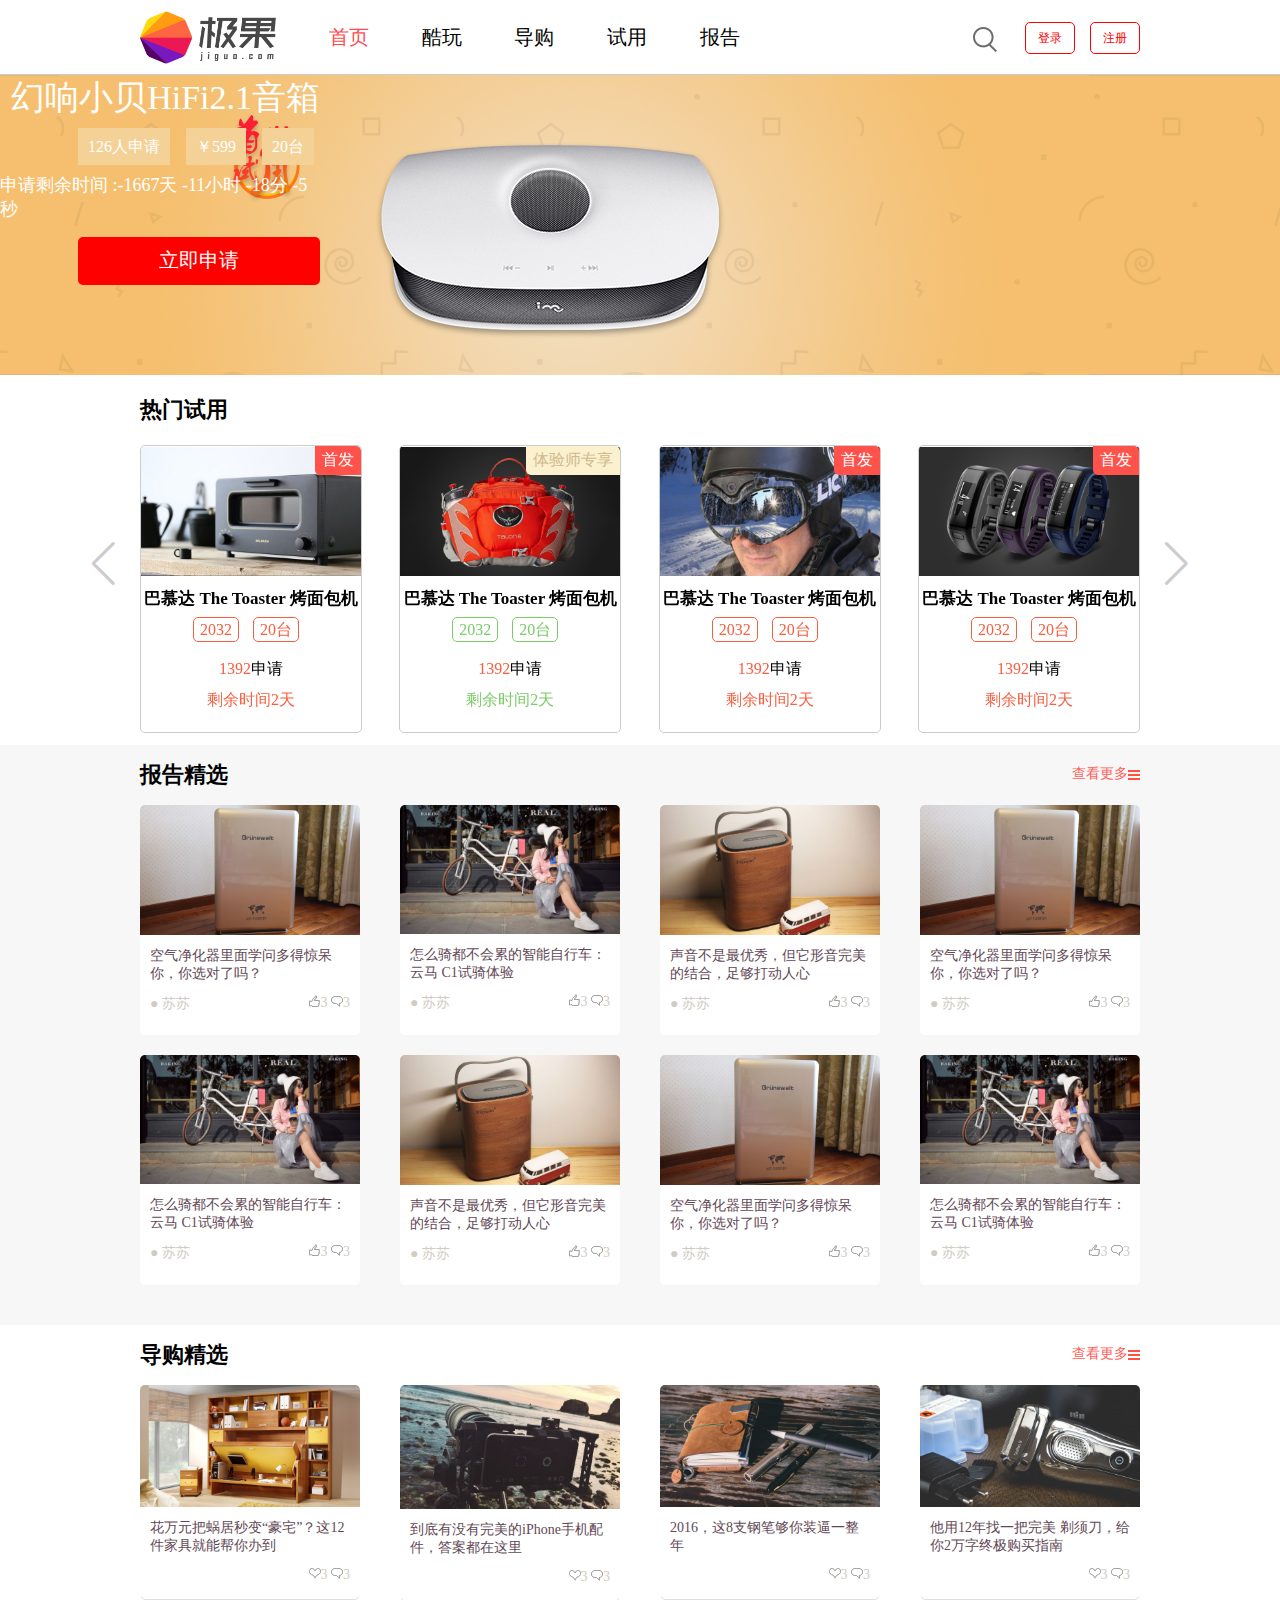
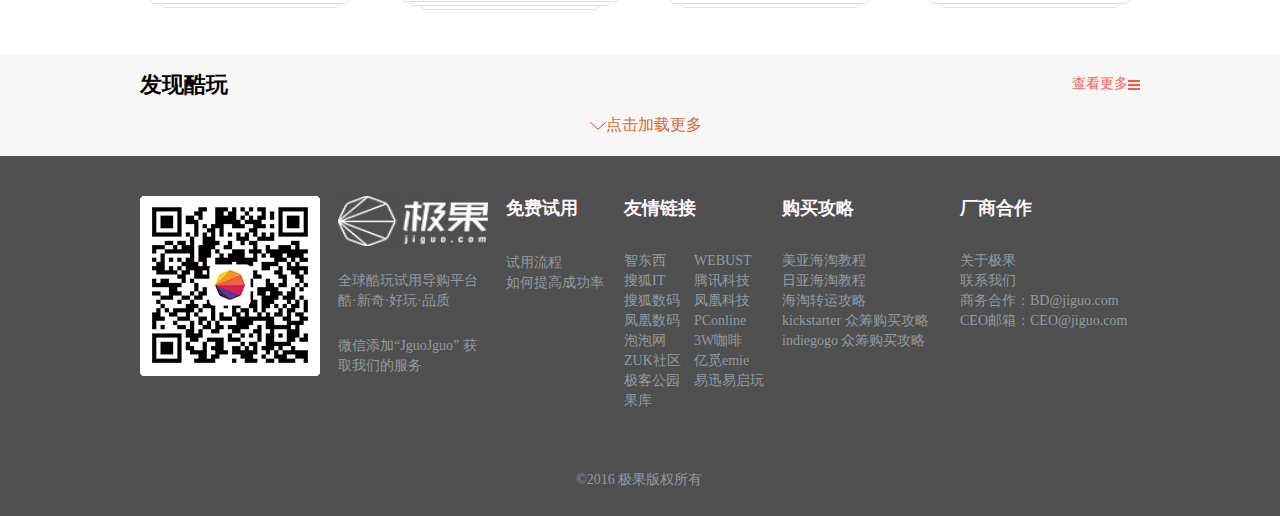
<file: index.html>
<!DOCTYPE html>
<html lang="en">

<head>
    <meta charset="UTF-8">
    <meta name="viewport" content="width=device-width, initial-scale=1.0">
    <title>Document</title>
    <link rel="stylesheet" href="css/index.css">
    <link rel="stylesheet" href="./css/swiper.min.css">
    <script src="./js/jquery-3.5.1.min.js"></script>
    <script src="./js/swiper.min.js"></script>
</head>

<body>
    <!-- 顶部 -->
    <header id="header">
        <div class="box">
            <ul class="box_l">
                <img src="img/logonew.png" alt="" style="width: 136px; height: 53px;">
                <li>
                    <a href="#" class="active">首页</a>
                </li>
                <li>
                    <a href="play/zuixin.html">酷玩</a>
                </li>
                <li>
                    <a href="guid/zuixin.html">导购</a>
                </li>
                <li>
                    <a href="use/quanbu.html">试用</a>
                </li>
                <li>
                    <a href="report/zuixin.html">报告</a>
                </li>
            </ul>
            <ul class="box_r">
                <li>
                    <a href="#"><img src="img/search.png" alt=""></a>
                </li>
                <li>
                    <a href="#">登录</a>
                </li>
                <li>
                    <a href="regist.html">注册</a>
                </li>
            </ul>
        </div>
    </header>
    <div class="yinxiang">
        <ul>
            <li>幻响小贝HiFi2.1音箱</li>
            <li>
                <span>126人申请</span>
                <span>￥599</span>
                <span>20台</span>
            </li>
            <li class="time"></li>
            <li><button>立即申请</button></li>
        </ul>
    </div>
    <!-- 轮播图 -->
    <div class="lunbo">
        <div class="lunbo_box">
            <h3>热门试用</h3>
            <div class="swiper-container">
                <div class="swiper-wrapper">
                    <div class="swiper-slide">
                        <ul class="lunbo_box1">
                            <li>
                                <div class="to_r">首发</div>
                                <img src="./img/hot1.jpg" alt="">
                                <p>巴慕达 The Toaster 烤面包机</p>
                                <div class="lunbo_t">
                                    <span>2032</span>
                                    <span>20台</span>
                                </div>
                                <div class="lunbo_b">
                                    <span>1392</span>申请
                                </div>
                                <span>剩余时间2天</span>
                            </li>
                            <li class="swiper1">
                                <div class="to_r">体验师专享</div>
                                <img src="./img/hot2.jpg" alt="">
                                <p>巴慕达 The Toaster 烤面包机</p>
                                <div class="lunbo_t">
                                    <span>2032</span>
                                    <span>20台</span>
                                </div>
                                <div class="lunbo_b">
                                    <span>1392</span>申请
                                </div>
                                <span>剩余时间2天</span>
                            </li>
                            <li>
                                <div class="to_r">首发</div>
                                <img src="./img/hot3.jpg" alt="">
                                <p>巴慕达 The Toaster 烤面包机</p>
                                <div class="lunbo_t">
                                    <span>2032</span>
                                    <span>20台</span>
                                </div>
                                <div class="lunbo_b">
                                    <span>1392</span>申请
                                </div>
                                <span>剩余时间2天</span>
                            </li>
                            <li>
                                <div class="to_r">首发</div>
                                <img src="./img/hot4.jpg" alt="">
                                <p>巴慕达 The Toaster 烤面包机</p>
                                <div class="lunbo_t">
                                    <span>2032</span>
                                    <span>20台</span>
                                </div>
                                <div class="lunbo_b">
                                    <span>1392</span>申请
                                </div>
                                <span>剩余时间2天</span>
                            </li>
                        </ul>
                    </div>
                    <div class="swiper-slide">
                        <ul class="lunbo_box1">
                            <li>
                                <div class="to_r">首发</div>
                                <img src="./img/hot5.jpg" alt="">
                                <p>巴慕达 The Toaster 烤面包机</p>
                                <div class="lunbo_t">
                                    <span>2032</span>
                                    <span>20台</span>
                                </div>
                                <div class="lunbo_b">
                                    <span>1392</span>申请
                                </div>
                                <span>剩余时间2天</span>
                            </li>
                            <li class="swiper1">
                                <div class="to_r">体验师专享</div>
                                <img src="./img/hot6.jpg" alt="">
                                <p>巴慕达 The Toaster 烤面包机</p>
                                <div class="lunbo_t">
                                    <span>2032</span>
                                    <span>20台</span>
                                </div>
                                <div class="lunbo_b">
                                    <span>1392</span>申请
                                </div>
                                <span>剩余时间2天</span>
                            </li>
                            <li>
                                <div class="to_r">首发</div>
                                <img src="./img/hot7.jpg" alt="">
                                <p>巴慕达 The Toaster 烤面包机</p>
                                <div class="lunbo_t">
                                    <span>2032</span>
                                    <span>20台</span>
                                </div>
                                <div class="lunbo_b">
                                    <span>1392</span>申请
                                </div>
                                <span>剩余时间2天</span>
                            </li>
                            <li>
                                <div class="to_r">首发</div>
                                <img src="./img/hot8.jpg" alt="">
                                <p>巴慕达 The Toaster 烤面包机</p>
                                <div class="lunbo_t">
                                    <span>2032</span>
                                    <span>20台</span>
                                </div>
                                <div class="lunbo_b">
                                    <span>1392</span>申请
                                </div>
                                <span>剩余时间2天</span>
                            </li>
                        </ul>
                    </div>
                    <div class="swiper-slide">
                        <ul class="lunbo_box1">
                            <li>
                                <div class="to_r">首发</div>
                                <img src="./img/hot9.jpg" alt="">
                                <p>巴慕达 The Toaster 烤面包机</p>
                                <div class="lunbo_t">
                                    <span>2032</span>
                                    <span>20台</span>
                                </div>
                                <div class="lunbo_b">
                                    <span>1392</span>申请
                                </div>
                                <span>剩余时间2天</span>
                            </li>
                            <li class="swiper1">
                                <div class="to_r">体验师专享</div>
                                <img src="./img/hot10.jpg" alt="">
                                <p>巴慕达 The Toaster 烤面包机</p>
                                <div class="lunbo_t">
                                    <span>2032</span>
                                    <span>20台</span>
                                </div>
                                <div class="lunbo_b">
                                    <span>1392</span>申请
                                </div>
                                <span>剩余时间2天</span>
                            </li>
                            <li>
                                <div class="to_r">首发</div>
                                <img src="./img/hot11.jpg" alt="">
                                <p>巴慕达 The Toaster 烤面包机</p>
                                <div class="lunbo_t">
                                    <span>2032</span>
                                    <span>20台</span>
                                </div>
                                <div class="lunbo_b">
                                    <span>1392</span>申请
                                </div>
                                <span>剩余时间2天</span>
                            </li>
                            <li>
                                <div class="to_r">首发</div>
                                <img src="./img/hot12.jpg" alt="">
                                <p>巴慕达 The Toaster 烤面包机</p>
                                <div class="lunbo_t">
                                    <span>2032</span>
                                    <span>20台</span>
                                </div>
                                <div class="lunbo_b">
                                    <span>1392</span>申请
                                </div>
                                <span>剩余时间2天</span>
                            </li>
                        </ul>
                    </div>
                </div>
            </div>
            <div class="swiper-button-prev" style="left: -50px;color: #ccc;"></div>
            <div class="swiper-button-next" style="right: -50px; color: #ccc;"></div>
        </div>
    </div>
    <!-- 报告精选 -->
    <div class="baogao">
        <div class="baogao_1">
            <h3>报告精选</h3>
            <a href="#">查看更多<img src="./img/readMore.png" alt=""></a>
            <ul>
                <li>
                    <img src="./img/bg1.jpg" alt="">
                    <p>空气净化器里面学问多得惊呆你，你选对了吗？</p>
                    <div>
                        <span>● 苏苏</span>
                        <span>
                            <img src="./img/zan.png" alt="">3
                            <img src="./img/reply.png" alt="">3
                        </span>
                    </div>
                </li>
                <li>
                    <img src="./img/bg3.jpg" alt="">
                    <p>怎么骑都不会累的智能自行车：云马 C1试骑体验</p>
                    <div>
                        <span>● 苏苏</span>
                        <span>
                            <img src="./img/zan.png" alt="">3
                            <img src="./img/reply.png" alt="">3
                        </span>
                    </div>
                </li>
                <li>
                    <img src="./img/bg4.jpg" alt="">
                    <p>声音不是最优秀，但它形音完美的结合，足够打动人心</p>
                    <div>
                        <span>● 苏苏</span>
                        <span>
                            <img src="./img/zan.png" alt="">3
                            <img src="./img/reply.png" alt="">3
                        </span>
                    </div>
                </li>
                <li>
                    <img src="./img/bg1.jpg" alt="">
                    <p>空气净化器里面学问多得惊呆你，你选对了吗？</p>
                    <div>
                        <span>● 苏苏</span>
                        <span>
                            <img src="./img/zan.png" alt="">3
                            <img src="./img/reply.png" alt="">3
                        </span>
                    </div>
                </li>
                <li>
                    <img src="./img/bg3.jpg" alt="">
                    <p>怎么骑都不会累的智能自行车：云马 C1试骑体验</p>
                    <div>
                        <span>● 苏苏</span>
                        <span>
                            <img src="./img/zan.png" alt="">3
                            <img src="./img/reply.png" alt="">3
                        </span>
                    </div>
                </li>
                <li>
                    <img src="./img/bg4.jpg" alt="">
                    <p>声音不是最优秀，但它形音完美的结合，足够打动人心</p>
                    <div>
                        <span>● 苏苏</span>
                        <span>
                            <img src="./img/zan.png" alt="">3
                            <img src="./img/reply.png" alt="">3
                        </span>
                    </div>
                </li>
                <li>
                    <img src="./img/bg1.jpg" alt="">
                    <p>空气净化器里面学问多得惊呆你，你选对了吗？</p>
                    <div>
                        <span>● 苏苏</span>
                        <span>
                            <img src="./img/zan.png" alt="">3
                            <img src="./img/reply.png" alt="">3
                        </span>
                    </div>
                </li>
                <li>
                    <img src="./img/bg3.jpg" alt="">
                    <p>怎么骑都不会累的智能自行车：云马 C1试骑体验</p>
                    <div>
                        <span>● 苏苏</span>
                        <span>
                            <img src="./img/zan.png" alt="">3
                            <img src="./img/reply.png" alt="">3
                        </span>
                    </div>
                </li>
            </ul>
        </div>
    </div>
    <!-- 导购精选 -->
    <div class="baogao" id="daogou">
        <div class="baogao_1">
            <h3>导购精选</h3>
            <a href="#">查看更多<img src="./img/readMore.png" alt=""></a>
            <ul>
                <li>
                    <img src="./img/g1.jpg" alt="">
                    <p>花万元把蜗居秒变“豪宅”？这12件家具就能帮你办到</p>
                    <div>
                        <span></span>
                        <span>
                            <img src="./img/xin.png" alt="">3
                            <img src="./img/reply.png" alt="">3
                        </span>
                    </div>
                    <img src="./img/listbg.jpg" alt="">
                </li>
                <li>
                    <img src="./img/g2.jpg" alt="">
                    <p>
                        到底有没有完美的iPhone手机配件，答案都在这里</p>
                    <div>
                        <span></span>
                        <span>
                            <img src="./img/xin.png" alt="">3
                            <img src="./img/reply.png" alt="">3
                        </span>
                    </div>
                    <img src="./img/listbg.jpg" alt="">
                </li>
                <li>
                    <img src="./img/g3.jpg" alt="">
                    <p>2016，这8支钢笔够你装逼一整年</p>
                    <div>
                        <span></span>
                        <span>
                            <img src="./img/xin.png" alt="">3
                            <img src="./img/reply.png" alt="">3
                        </span>
                    </div>
                    <img src="./img/listbg.jpg" alt="">
                </li>
                <li>
                    <img src="./img/g4.jpg" alt="">
                    <p>他用12年找一把完美 剃须刀，给你2万字终极购买指南</p>
                    <div>
                        <span></span>
                        <span>
                            <img src="./img/xin.png" alt="">3
                            <img src="./img/reply.png" alt="">3
                        </span>
                    </div>
                    <img src="./img/listbg.jpg" alt="">
                </li>
            </ul>
        </div>
    </div>
    <!-- 发现酷玩 -->
    <div class="kuwan">
        <div class="kuwan_1">
            <h3>发现酷玩</h3>
            <a href="#">查看更多<img src="./img/readMore.png" alt=""></a>
            <ul>
            </ul>
            <div class="gengduo">
                <img src="./img/more.png" alt="">点击加载更多
            </div>
            <div class="zhuanquan">
                <img src="./img/loading-icon.gif" alt="">
            </div>
        </div>
    </div>
    <!-- 底部 -->
    <footer class="footer">
        <ul class="dibu">
            <li>
                <img src="./img/code.png" alt="">
            </li>
            <li>
                <img src="./img/logoImg.jpg" alt="" style="height: 50px;">
                <span>全球酷玩试用导购平台酷·新奇·好玩·品质</span>
                <span>微信添加“JguoJguo” 获取我们的服务</span>
            </li>
            <li>
                <h5>免费试用</h5>
                <div>
                    <span>试用流程</span>
                    <span>如何提高成功率</span>
                </div>
            </li>
            <li>
                <h5>友情链接</h5>
                <div id="lianjie">
                    <div>
                        <span>智东西</span>
                        <span>搜狐IT</span>
                        <span>搜狐数码</span>
                        <span>凤凰数码</span>
                        <span>泡泡网</span>
                        <span>ZUK社区</span>
                        <span>极客公园</span>
                        <span>果库</span>
                    </div>
                    <div>
                        <span>WEBUST</span>
                        <span>腾讯科技</span>
                        <span>凤凰科技</span>
                        <span>PConline</span>
                        <span>3W咖啡</span>
                        <span>亿觅emie</span>
                        <span>易迅易启玩</span>
                    </div>
                </div>
            </li>
            <li>
                <h5>购买攻略</h5>
                <div>
                    <span>美亚海淘教程</span>
                    <span>日亚海淘教程</span>
                    <span>海淘转运攻略</span>
                    <span>kickstarter 众筹购买攻略</span>
                    <span>indiegogo 众筹购买攻略</span>
                </div>
            </li>
            <li>
                <h5>厂商合作</h5>
                <div>
                    <span>关于极果</span>
                    <span>联系我们</span>
                    <span>商务合作：BD@jiguo.com</span>
                    <span>CEO邮箱：CEO@jiguo.com</span>
                </div>
            </li>
        </ul>
        <div class="banquan">&copy;2016 极果版权所有</div>
    </footer>
</body>
<script src="./js/index.js"></script>
<script>
    // 实例化swiper对象
    // new Swiper('.swiper-container（swiper作用的页面元素，不是固定的，可以自己指定）',{配置项});
    new Swiper('.swiper-container', {
        initialSlide: 4,
        // direction:'vertical'
        speed: 3000,
        // autoplay:true
        autoplay: {
            delay: 1000
        },
        loop: true,
        effect: 'slide',
        navigation: {
            nextEl: '.swiper-button-next',
            prevEl: '.swiper-button-prev',
        },
        pagination: {
            el: '.swiper-pagination',
        },
    });
</script>

</html>
</file>
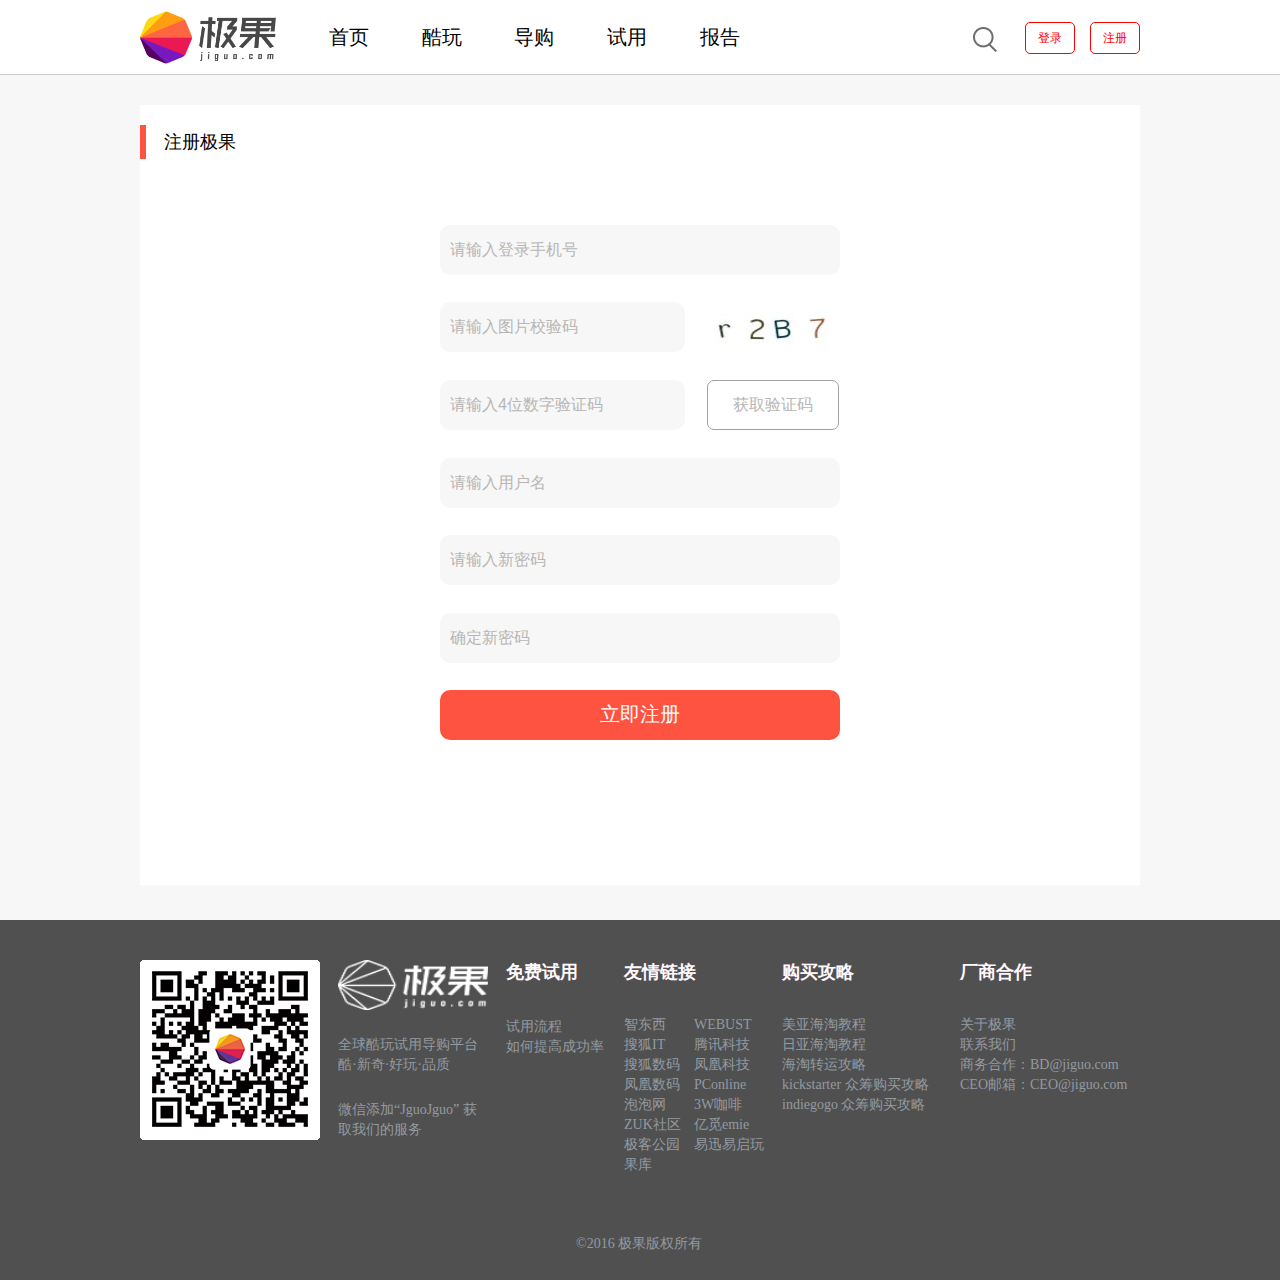
<file: regist.html>
<!DOCTYPE html>
<html lang="en">

<head>
    <meta charset="UTF-8">
    <meta http-equiv="X-UA-Compatible" content="IE=edge">
    <meta name="viewport" content="width=device-width, initial-scale=1.0">
    <title>Document</title>
    <link rel="stylesheet" href="./css/h_f.css">
    <link rel="stylesheet" href="./css/regist.css">
    <script src="./js/jquery-3.5.1.min.js"></script>
    <script src="./js/regist.js"></script>
</head>

<body>
    <header id="header">
        <div class="box">
            <ul class="box_l">
                <img src="img/logonew.png" alt="" style="width: 136px; height: 53px;">
                <li>
                    <a href="./index.html">首页</a>
                </li>
                <li>
                    <a href="play/zuixin.html">酷玩</a>
                </li>
                <li>
                    <a href="guid/zuixin.html">导购</a>
                </li>
                <li>
                    <a href="use/quanbu.html">试用</a>
                </li>
                <li>
                    <a href="report/zuixin.html">报告</a>
                </li>
            </ul>
            <ul class="box_r">
                <li>
                    <a href="#"><img src="img/search.png" alt=""></a>
                </li>
                <li>
                    <a href="#">登录</a>
                </li>
                <li>
                    <a href="regist.html">注册</a>
                </li>
            </ul>
        </div>
    </header>
    <div class="content">
        <div class="regist">
            <div class="tu">注册极果</div>
            <ul>
                <li>
                    <input type="text" placeholder="请输入登录手机号">
                </li>
                <li>
                    <input type="text" placeholder="请输入图片校验码" class="yz">
                    <img src="./img/imgCode.jpg" alt="">
                </li>
                <li>
                    <input type="text" placeholder="请输入4位数字验证码" class="yz">
                    <button>获取验证码</button>
                </li>
                <li>
                    <input type="text" placeholder="请输入用户名">
                </li>
                <li>
                    <input type="text" placeholder="请输入新密码">
                </li>
                <li>
                    <input type="text" placeholder="确定新密码">
                </li>
                <button>立即注册</button>
            </ul>
        </div>
    </div>
    <footer class="footer">
        <ul class="dibu">
            <li>
                <img src="./img/code.png" alt="">
            </li>
            <li>
                <img src="./img/logoImg.jpg" alt="" style="height: 50px;">
                <span>全球酷玩试用导购平台酷·新奇·好玩·品质</span>
                <span>微信添加“JguoJguo” 获取我们的服务</span>
            </li>
            <li>
                <h5>免费试用</h5>
                <div>
                    <span>试用流程</span>
                    <span>如何提高成功率</span>
                </div>
            </li>
            <li>
                <h5>友情链接</h5>
                <div id="lianjie">
                    <div>
                        <span>智东西</span>
                        <span>搜狐IT</span>
                        <span>搜狐数码</span>
                        <span>凤凰数码</span>
                        <span>泡泡网</span>
                        <span>ZUK社区</span>
                        <span>极客公园</span>
                        <span>果库</span>
                    </div>
                    <div>
                        <span>WEBUST</span>
                        <span>腾讯科技</span>
                        <span>凤凰科技</span>
                        <span>PConline</span>
                        <span>3W咖啡</span>
                        <span>亿觅emie</span>
                        <span>易迅易启玩</span>
                    </div>
                </div>
            </li>
            <li>
                <h5>购买攻略</h5>
                <div>
                    <span>美亚海淘教程</span>
                    <span>日亚海淘教程</span>
                    <span>海淘转运攻略</span>
                    <span>kickstarter 众筹购买攻略</span>
                    <span>indiegogo 众筹购买攻略</span>
                </div>
            </li>
            <li>
                <h5>厂商合作</h5>
                <div>
                    <span>关于极果</span>
                    <span>联系我们</span>
                    <span>商务合作：BD@jiguo.com</span>
                    <span>CEO邮箱：CEO@jiguo.com</span>
                </div>
            </li>
        </ul>
        <div class="banquan">&copy;2016 极果版权所有</div>
    </footer>
</body>

</html>
</file>
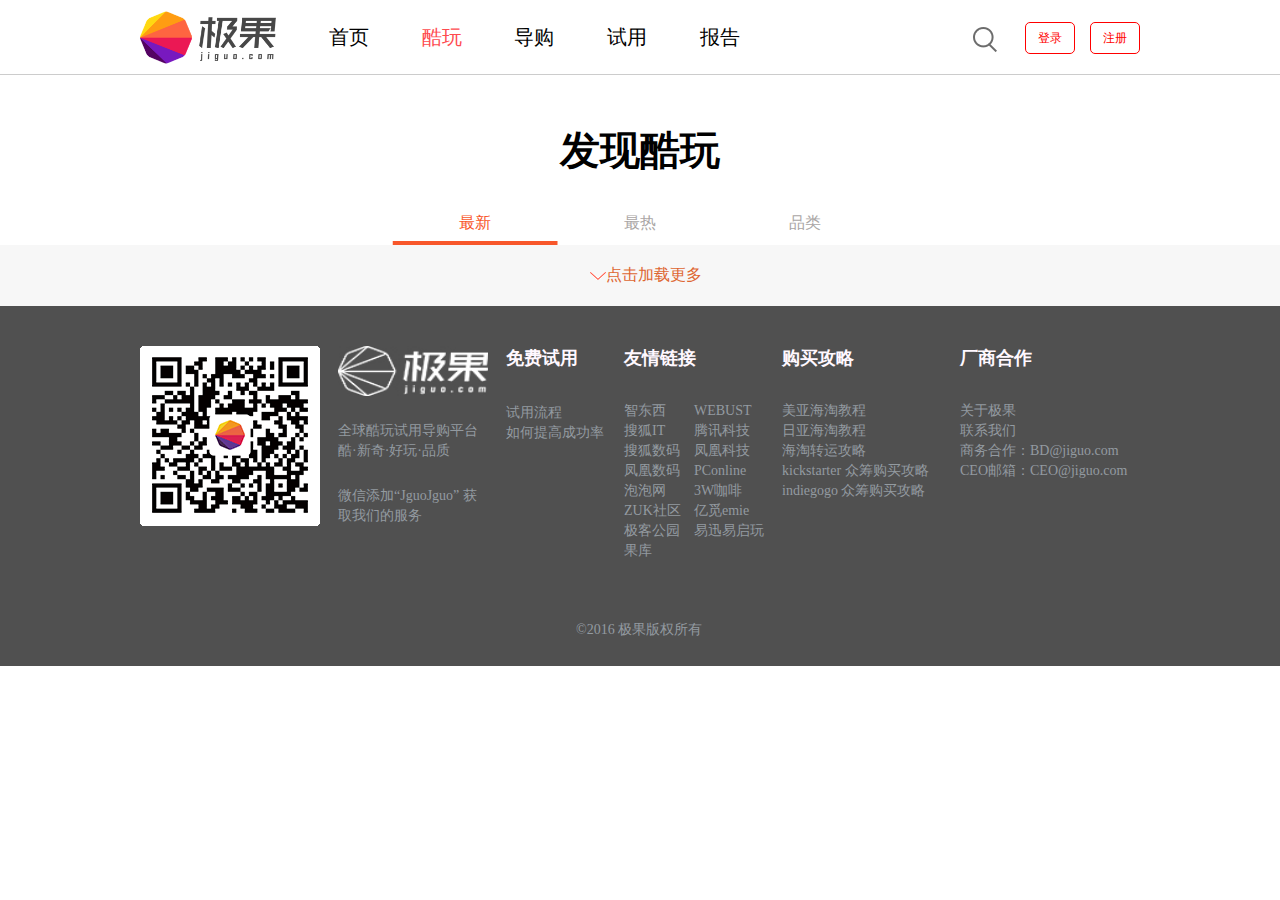
<file: play/zuixin.html>
<!DOCTYPE html>
<html lang="en">

<head>
    <meta charset="UTF-8">
    <meta name="viewport" content="width=device-width, initial-scale=1.0">
    <title>Document</title>
    <link rel="stylesheet" href="../css/h_f.css">
    <link rel="stylesheet" href="../css/play.css">
</head>

<body>
    <header id="header">
        <div class="box">
            <ul class="box_l">
                <img src="../img/logonew.png" alt="" style="width: 136px; height: 53px;">
                <li>
                    <a href="../index.html">首页</a>
                </li>
                <li>
                    <a href="zuixin.html" class="active">酷玩</a>
                </li>
                <li>
                    <a href="../guid/zuixin.html">导购</a>
                </li>
                <li>
                    <a href="use/quanbu.html">试用</a>
                </li>
                <li>
                    <a href="report/zuixin.html">报告</a>
                </li>
            </ul>
            <ul class="box_r">
                <li>
                    <a href="#"><img src="../img/search.png" alt=""></a>
                </li>
                <li>
                    <a href="#">登录</a>
                </li>
                <li>
                    <a href="../regist.html">注册</a>
                </li>
            </ul>
        </div>
    </header>
    <div class="fenlei">
        <h3>发现酷玩</h3>
        <ul>
            <li class="active1">最新</li>
            <li>最热</li>
            <li>品类</li>
        </ul>
    </div>
    <div class="kuwan">
        <div class="kuwan_1">
            <ul>
            </ul>
            <div class="gengduo">
                <img src="../img/more.png" alt="">点击加载更多
            </div>
            <div class="zhuanquan">
                <img src="../img/loading-icon.gif" alt="">
            </div>
        </div>
    </div>
    <div class="kuwan" style="display: none;">
        <div class="kuwan_1 kuwan_2">
            <ul>
            </ul>
            <div class="gengduo">
                <img src="../img/more.png" alt="">点击加载更多
            </div>
            <div class="zhuanquan">
                <img src="../img/loading-icon.gif" alt="">
            </div>
        </div>
    </div>
    <div class="kuwan" style="display: none;">
        <ul id="pinlei">
            <li pinlei_1>
                <div>生活</div>
                <ul id="img_text">
                    <li>
                        <img src="../img/cat_1.png" alt="">
                        <span>空气净化器 ( 21 )</span>
                    </li>
                    <li>
                        <img src="../img/cat_2.png" alt="">
                        <span>吸尘器 ( 21 )</span>
                    </li>
                    <li>
                        <img src="../img/cat_3.png" alt="">
                        <span>扫地机器人 ( 21 )</span>
                    </li>
                    <li>
                        <img src="../img/cat_4.png" alt="">
                        <span>电风扇 ( 21 )</span>
                    </li>
                    <li>
                        <img src="../img/cat_5.png" alt="">
                        <span>净水壶 ( 21 )</span>
                    </li>
                    <li>
                        <img src="../img/cat_6.png" alt="">
                        <span>电饭煲 ( 21 )</span>
                    </li>
                    <li>
                        <img src="../img/cat_7.png" alt="">
                        <span>咖啡机 ( 21 )</span>
                    </li>
                    <li>
                        <img src="../img/cat_8.png" alt="">
                        <span>原汁机 ( 21 )</span>
                    </li>
                </ul>
                <ul id="text">
                    <li>
                        <span>空气净化器 ( 21 )</span>
                    </li>
                    <li>
                        <span>吸尘器 ( 21 )</span>
                    </li>
                    <li>
                        <span>扫地机器人 ( 21 )</span>
                    </li>
                    <li>
                        <span>电风扇 ( 21 )</span>
                    </li>
                    <li>
                        <span>净水壶 ( 21 )</span>
                    </li>
                    <li>
                        <span>电饭煲 ( 21 )</span>
                    </li>
                    <li>
                        <span>咖啡机 ( 21 )</span>
                    </li>
                    <li>
                        <span>原汁机 ( 21 )</span>
                    </li>
                </ul>

            </li>
            <li pinlei_1>
                <div>生活</div>
                <ul id="img_text">
                    <li>
                        <img src="../img/cat_4.png" alt="">
                        <span>电风扇 ( 21 )</span>
                    </li>
                    <li>
                        <img src="../img/cat_5.png" alt="">
                        <span>净水壶 ( 21 )</span>
                    </li>
                    <li>
                        <img src="../img/cat_6.png" alt="">
                        <span>电饭煲 ( 21 )</span>
                    </li>
                    <li>
                        <img src="../img/cat_7.png" alt="">
                        <span>咖啡机 ( 21 )</span>
                    </li>
                    <li>
                        <img src="../img/cat_8.png" alt="">
                        <span>原汁机 ( 21 )</span>
                    </li>
                </ul>
                <ul id="text">
                    <li>
                        <span>空气净化器 ( 21 )</span>
                    </li>
                    <li>
                        <span>吸尘器 ( 21 )</span>
                    </li>
                    <li>
                        <span>扫地机器人 ( 21 )</span>
                    </li>
                    <li>
                        <span>电风扇 ( 21 )</span>
                    </li>
                    <li>
                        <span>净水壶 ( 21 )</span>
                    </li>
                    <li>
                        <span>电饭煲 ( 21 )</span>
                    </li>
                    <li>
                        <span>咖啡机 ( 21 )</span>
                    </li>
                    <li>
                        <span>原汁机 ( 21 )</span>
                    </li>
                </ul>

            </li>
            <li pinlei_1>
                <div>生活</div>
                <ul id="img_text">
                    <li>
                        <img src="../img/cat_1.png" alt="">
                        <span>空气净化器 ( 21 )</span>
                    </li>
                    <li>
                        <img src="../img/cat_2.png" alt="">
                        <span>吸尘器 ( 21 )</span>
                    </li>
                    <li>
                        <img src="../img/cat_3.png" alt="">
                        <span>扫地机器人 ( 21 )</span>
                    </li>
                    <li>
                        <img src="../img/cat_4.png" alt="">
                        <span>电风扇 ( 21 )</span>
                    </li>
                    <li>
                        <img src="../img/cat_5.png" alt="">
                        <span>净水壶 ( 21 )</span>
                    </li>
                    <li>
                        <img src="../img/cat_6.png" alt="">
                        <span>电饭煲 ( 21 )</span>
                    </li>
                    <li>
                        <img src="../img/cat_7.png" alt="">
                        <span>咖啡机 ( 21 )</span>
                    </li>
                    <li>
                        <img src="../img/cat_8.png" alt="">
                        <span>原汁机 ( 21 )</span>
                    </li>
                </ul>
                <ul id="text">
                    <li>
                        <span>净水壶 ( 21 )</span>
                    </li>
                    <li>
                        <span>电饭煲 ( 21 )</span>
                    </li>
                    <li>
                        <span>咖啡机 ( 21 )</span>
                    </li>
                    <li>
                        <span>原汁机 ( 21 )</span>
                    </li>
                </ul>

            </li>
            <li pinlei_1>
                <div>生活</div>
                <ul id="img_text">

                    <li>
                        <img src="../img/cat_3.png" alt="">
                        <span>扫地机器人 ( 21 )</span>
                    </li>
                    <li>
                        <img src="../img/cat_4.png" alt="">
                        <span>电风扇 ( 21 )</span>
                    </li>
                    <li>
                        <img src="../img/cat_5.png" alt="">
                        <span>净水壶 ( 21 )</span>
                    </li>
                    <li>
                        <img src="../img/cat_6.png" alt="">
                        <span>电饭煲 ( 21 )</span>
                    </li>
                    <li>
                        <img src="../img/cat_7.png" alt="">
                        <span>咖啡机 ( 21 )</span>
                    </li>
                    <li>
                        <img src="../img/cat_8.png" alt="">
                        <span>原汁机 ( 21 )</span>
                    </li>
                </ul>
                <ul id="text">
                    <li>
                        <span>空气净化器 ( 21 )</span>
                    </li>
                    <li>
                        <span>吸尘器 ( 21 )</span>
                    </li>
                    <li>
                        <span>扫地机器人 ( 21 )</span>
                    </li>
                    <li>
                        <span>电风扇 ( 21 )</span>
                    </li>
                    <li>
                        <span>净水壶 ( 21 )</span>
                    </li>
                    <li>
                        <span>电饭煲 ( 21 )</span>
                    </li>
                    <li>
                        <span>咖啡机 ( 21 )</span>
                    </li>
                    <li>
                        <span>原汁机 ( 21 )</span>
                    </li>
                </ul>

            </li>
            <li pinlei_1>
                <div>生活</div>
                <ul id="img_text">
                    <li>
                        <img src="../img/cat_1.png" alt="">
                        <span>空气净化器 ( 21 )</span>
                    </li>
                    <li>
                        <img src="../img/cat_2.png" alt="">
                        <span>吸尘器 ( 21 )</span>
                    </li>
                    <li>
                        <img src="../img/cat_3.png" alt="">
                        <span>扫地机器人 ( 21 )</span>
                    </li>
                    <li>
                        <img src="../img/cat_4.png" alt="">
                        <span>电风扇 ( 21 )</span>
                    </li>
                    <li>
                        <img src="../img/cat_5.png" alt="">
                        <span>净水壶 ( 21 )</span>
                    </li>
                    <li>
                        <img src="../img/cat_6.png" alt="">
                        <span>电饭煲 ( 21 )</span>
                    </li>
                    <li>
                        <img src="../img/cat_7.png" alt="">
                        <span>咖啡机 ( 21 )</span>
                    </li>
                    <li>
                        <img src="../img/cat_8.png" alt="">
                        <span>原汁机 ( 21 )</span>
                    </li>
                </ul>
                <ul id="text">
                    <li>
                        <span>空气净化器 ( 21 )</span>
                    </li>
                    <li>
                        <span>吸尘器 ( 21 )</span>
                    </li>
                    <li>
                        <span>扫地机器人 ( 21 )</span>
                    </li>
                    <li>
                        <span>电风扇 ( 21 )</span>
                    </li>
                    <li>
                        <span>净水壶 ( 21 )</span>
                    </li>
                    <li>
                        <span>电饭煲 ( 21 )</span>
                    </li>
                    <li>
                        <span>咖啡机 ( 21 )</span>
                    </li>
                    <li>
                        <span>原汁机 ( 21 )</span>
                    </li>
                </ul>

            </li>
        </ul>
    </div>

    <footer class="footer">
        <ul class="dibu">
            <li>
                <img src="../img/code.png" alt="">
            </li>
            <li>
                <img src="../img/logoImg.jpg" alt="" style="height: 50px;">
                <span>全球酷玩试用导购平台酷·新奇·好玩·品质</span>
                <span>微信添加“JguoJguo” 获取我们的服务</span>
            </li>
            <li>
                <h5>免费试用</h5>
                <div>
                    <span>试用流程</span>
                    <span>如何提高成功率</span>
                </div>
            </li>
            <li>
                <h5>友情链接</h5>
                <div id="lianjie">
                    <div>
                        <span>智东西</span>
                        <span>搜狐IT</span>
                        <span>搜狐数码</span>
                        <span>凤凰数码</span>
                        <span>泡泡网</span>
                        <span>ZUK社区</span>
                        <span>极客公园</span>
                        <span>果库</span>
                    </div>
                    <div>
                        <span>WEBUST</span>
                        <span>腾讯科技</span>
                        <span>凤凰科技</span>
                        <span>PConline</span>
                        <span>3W咖啡</span>
                        <span>亿觅emie</span>
                        <span>易迅易启玩</span>
                    </div>
                </div>
            </li>
            <li>
                <h5>购买攻略</h5>
                <div>
                    <span>美亚海淘教程</span>
                    <span>日亚海淘教程</span>
                    <span>海淘转运攻略</span>
                    <span>kickstarter 众筹购买攻略</span>
                    <span>indiegogo 众筹购买攻略</span>
                </div>
            </li>
            <li>
                <h5>厂商合作</h5>
                <div>
                    <span>关于极果</span>
                    <span>联系我们</span>
                    <span>商务合作：BD@jiguo.com</span>
                    <span>CEO邮箱：CEO@jiguo.com</span>
                </div>
            </li>
        </ul>
        <div class="banquan">&copy;2016 极果版权所有</div>
    </footer>
</body>
<script src="../js/jquery-3.5.1.min.js"></script>
<script src="../js/play.js"></script>

</html>
</file>
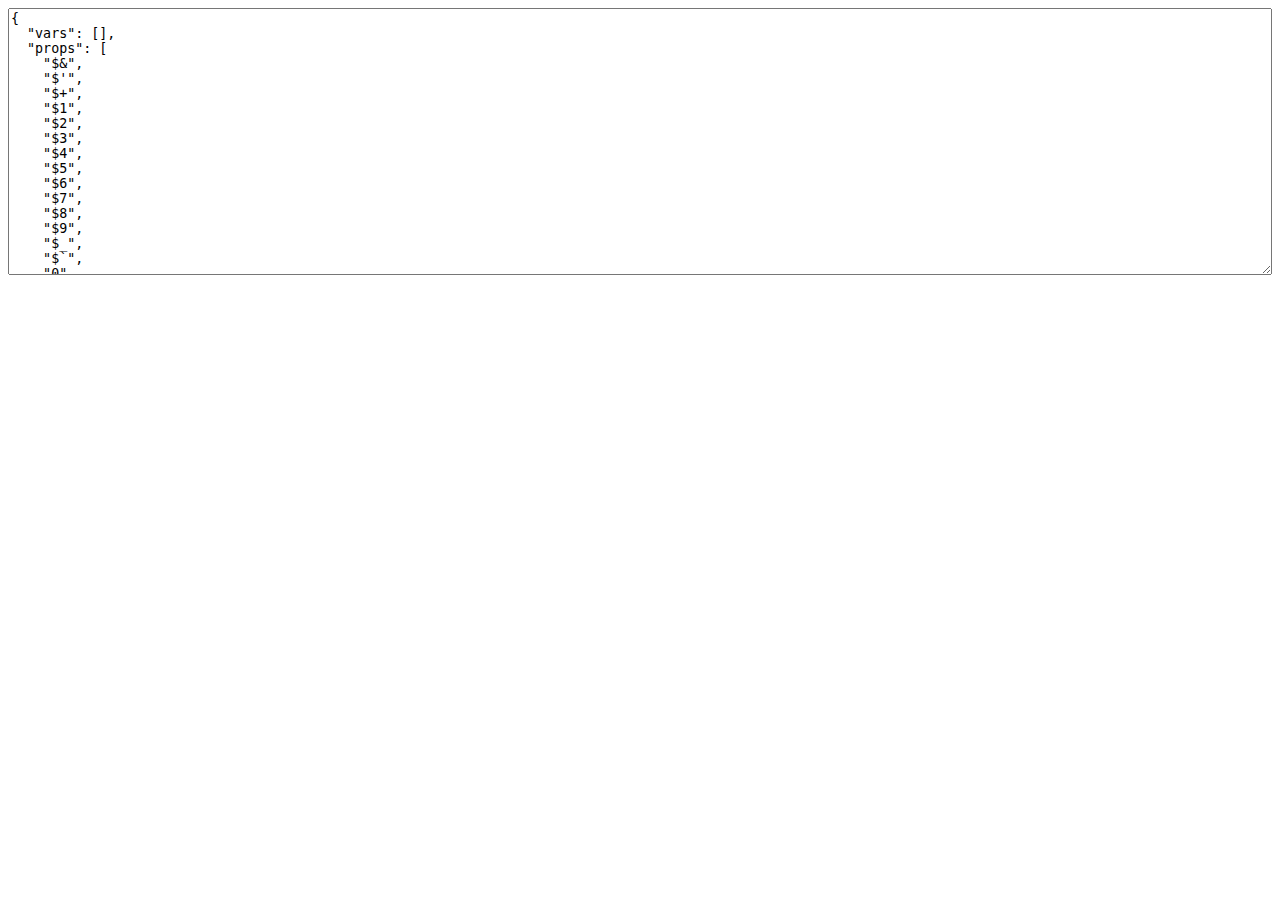
<file: jiguo_server/node_modules/uglify-js/tools/props.html>
<html>
  <head>
  </head>
  <body>
    <script>(function(){
      var props = {};

      function addObject(obj) {
        if (obj == null) return;
        try {
          Object.getOwnPropertyNames(obj).forEach(add);
        } catch(ex) {}
        if (obj.prototype) {
          Object.getOwnPropertyNames(obj.prototype).forEach(add);
        }
        if (typeof obj == "function") {
          try {
            Object.getOwnPropertyNames(new obj).forEach(add);
          } catch(ex) {}
        }
      }

      function add(name) {
        props[name] = true;
      }

      Object.getOwnPropertyNames(window).forEach(function(thing){
        addObject(window[thing]);
      });

      try {
        addObject(new Event("click"));
        addObject(new Event("contextmenu"));
        addObject(new Event("mouseup"));
        addObject(new Event("mousedown"));
        addObject(new Event("keydown"));
        addObject(new Event("keypress"));
        addObject(new Event("keyup"));
      } catch(ex) {}

      var ta = document.createElement("textarea");
      ta.style.width = "100%";
      ta.style.height = "20em";
      ta.style.boxSizing = "border-box";
      <!-- ta.value = Object.keys(props).sort(cmp).map(function(name){ -->
      <!--   return JSON.stringify(name); -->
      <!-- }).join(",\n"); -->
      ta.value = JSON.stringify({
        vars: [],
        props: Object.keys(props).sort(cmp)
      }, null, 2);
      document.body.appendChild(ta);

      function cmp(a, b) {
        a = a.toLowerCase();
        b = b.toLowerCase();
        return a < b ? -1 : a > b ? 1 : 0;
      }
    })();</script>
  </body>
</html>
</file>
<file: css/index.css>
* {
    margin: 0;
    padding: 0;
    box-sizing: border-box;
}

ul,
li {
    list-style: none;
}

a {
    text-decoration: none;
    color: black;
}

#header {
    width: 100%;
    height: 75px;
    border-bottom: 1px solid #ccc;
}

.box {
    width: 1000px;
    height: 75px;
    margin: 0 auto;
    display: flex;
    justify-content: space-between;
}

.box ul {
    display: flex;
    justify-content: space-between;
    align-items: center;
}

.box_l {
    font-size: 20px;
    width: 600px;
}

.box_l li a:hover {
    color: #FE4B4F;
}

.active {
    color: #FE4B4F;
}

.box_r {
    width: 180px;
}

.box_r li {
    font-size: 12px;
    text-align: center;
    line-height: 20px;
    width: 50px;
    height: 32px;
    padding: 5px 5px;
    border: 1px solid red;
    border-radius: 5px;
}

.box_r li:first-of-type {
    border: none;
}

.box_r a {
    color: red;
}

.yinxiang {
    position: relative;
    width: 1423px;
    height: 300px;
    margin: 0 auto;
    background: url(../img/original.jpg) -250px 0;
}

.yinxiang ul {
    display: flex;
    flex-direction: column;
    justify-content: space-between;
    align-items: flex-end;
    width: 320px;
    height: 210px;
    position: absolute;
    color: white;
    animation-name: divRun;
    animation-duration: 3s;
    animation-fill-mode: forwards;
}

@keyframes divRun {
    0% {
        top: -210px;
        right: -320px;
    }
    100% {
        top: 50px;
        right: 210px;
    }
}

.yinxiang li:nth-of-type(1) {
    font-size: 34px;
}

.yinxiang li:nth-of-type(3) {
    font-size: 18px;
}

.yinxiang li span {
    background-color: #F4D196;
    padding: 10px;
    margin: 6px;
}

.yinxiang li button {
    border: none;
    outline: none;
    border-radius: 5px;
    color: white;
    font-size: 20px;
    width: 242px;
    height: 48px;
    background-color: red;
}

.lunbo {
    width: 100%;
    height: 350px;
}

.lunbo_box {
    position: relative;
    width: 1000px;
    margin: 0 auto;
}

.lunbo_box h3 {
    margin: 20px 0;
    font-size: 22px;
}

.lunbo_box1 {
    display: flex;
    justify-content: space-between;
}

.lunbo_box li {
    width: 222px;
    height: 288px;
    display: flex;
    flex-direction: column;
    align-items: center;
    text-align: center;
    justify-content: space-evenly;
    position: relative;
    border: 1px solid #ccc;
    border-radius: 5px;
    overflow: hidden;
    padding-bottom: 10px;
}

.lunbo_box li img {
    width: 220px;
    margin-top: -10px;
}

.lunbo_box li p {
    font-weight: 600;
    font-size: 17px;
}

.lunbo_t span {
    border: 1px solid #F95E40;
    color: #F95E40;
    border-radius: 5px;
    padding: 3px 6px;
    margin-right: 10px;
}

.lunbo_b {
    margin-top: 7px;
}

.lunbo_b span {
    color: #F95E40;
}

.lunbo_box li>span {
    color: #F95E40;
}

.to_r {
    position: absolute;
    top: 0;
    right: 0;
    padding: 4px 7px;
    background-color: #FF524B;
    border-radius: 0 5px 0 5px;
    color: white;
}

.swiper1 .to_r {
    background-color: #FBF1CE;
    color: #D2BA8E;
}

.swiper1 .lunbo_t span {
    border: 1px solid #7ACC68;
    color: #7ACC68;
}

.lunbo_box .swiper1>span {
    color: #7ACC68;
}

.baogao {
    width: 100%;
    overflow: hidden;
    background-color: #F7F7F7;
    padding-bottom: 20px;
}

.baogao_1 {
    width: 1000px;
    margin: 0 auto;
}

.baogao_1 h3 {
    margin: 15px 0;
    font-size: 22px;
    float: left;
}

.baogao_1 a {
    margin: 20px 0;
    float: right;
    font-size: 14px;
    color: #FF605A;
}

.baogao_1 a img {
    vertical-align: middle;
}

.baogao ul {
    width: 1000px;
    overflow: hidden;
    float: left;
}

.baogao ul li {
    background-color: white;
    width: 220px;
    float: left;
    margin-right: 40px;
    margin-bottom: 20px;
    height: 230px;
    border-radius: 5px;
    font-size: 14px;
    color: #634756;
}

.baogao ul li:nth-child(4n) {
    margin-right: 0;
}

.baogao ul li>img {
    width: 220px;
    border-radius: 5px 5px 0 0;
    margin-bottom: 8px;
}

.baogao ul li p {
    margin: 0 10px;
}

.baogao ul li div {
    display: flex;
    justify-content: space-between;
    margin: 12px 10px;
}

.baogao ul li div {
    color: #D0CBC3;
}

#daogou {
    background-color: white;
}

.kuwan {
    width: 100%;
    overflow: hidden;
    background-color: #F7F7F7;
    padding-bottom: 20px;
}

.kuwan_1 {
    width: 1000px;
    margin: 0 auto;
}

.kuwan_1 h3 {
    margin: 15px 0;
    font-size: 22px;
    float: left;
}

.kuwan_1 a {
    margin: 20px 0;
    float: right;
    font-size: 14px;
    color: #FF605A;
}

.kuwan_1 a img {
    vertical-align: middle;
}

.kuwan ul {
    width: 1000px;
    overflow: hidden;
    float: left;
}

.kuwan ul li {
    background-color: white;
    width: 220px;
    float: left;
    margin-right: 40px;
    margin-bottom: 20px;
    height: 230px;
    border-radius: 5px;
}

.kuwan ul li:nth-child(4n) {
    margin-right: 0;
}

.kuwan_1 ul li>img {
    width: 220px;
    height: 130px;
}

.kuwan ul li div {
    padding: 10px;
    font-size: 14px;
    display: flex;
    color: #D0CBC3;
    justify-content: space-between;
}

.kuwan ul li p {
    margin-left: 10px;
    margin-top: 10px;
    color: #634756;
}

.kuwan ul li>span {
    margin-left: 10px;
    font-size: 14px;
    color: #91949B;
}

.kuwan ul li div span:nth-child(1) {
    color: #DE6632;
    font-size: 16px;
}

.gengduo,
.zhuanquan {
    margin-left: 45%;
    float: left;
    color: #DE6632;
    cursor: pointer;
}

.zhuanquan {
    margin-left: 49%;
    display: none;
}

.footer {
    width: 100%;
    height: 360px;
    background-color: #505050;
}

.dibu {
    width: 1000px;
    margin: 0 auto;
    padding-top: 40px;
    display: flex;
    justify-content: space-between;
}

.dibu li {
    display: flex;
    flex-direction: column;
    justify-content: space-between;
}

.dibu li span {
    font-size: 14px;
    line-height: 20px;
    color: #939AA0;
}

.dibu li:nth-child(2) {
    width: 150px;
    height: 180px;
}

.dibu li:nth-child(3) {
    width: 100px;
    height: 97px;
}

.dibu li:nth-child(4) {
    width: 140px;
    height: 215px;
}

.dibu li:nth-child(5) {
    width: 160px;
    height: 155px;
}

.dibu li:nth-child(6) {
    width: 180px;
    height: 135px;
}

.dibu li h5 {
    font-size: 18px;
    color: #FFF8FF;
}

#lianjie {
    display: flex;
    flex-direction: row;
    justify-content: space-between;
}

.dibu li div {
    display: flex;
    flex-direction: column;
}

.banquan {
    margin-top: 60px;
    margin-left: 45%;
    font-size: 14px;
    color: #939AA0;
}
</file>
<file: css/h_f.css>
* {
    margin: 0;
    padding: 0;
    box-sizing: border-box;
}

ul,
li {
    list-style: none;
}

a {
    text-decoration: none;
    color: black;
}

#header {
    width: 100%;
    height: 75px;
    border-bottom: 1px solid #ccc;
}

.box {
    width: 1000px;
    height: 75px;
    margin: 0 auto;
    display: flex;
    justify-content: space-between;
}

.box ul {
    display: flex;
    justify-content: space-between;
    align-items: center;
}

.box_l li a:hover {
    color: #FE4B4F;
}

.active {
    color: #FE4B4F;
}

.box_l {
    font-size: 20px;
    width: 600px;
}

.box_r {
    width: 180px;
}

.box_r li {
    font-size: 12px;
    text-align: center;
    line-height: 20px;
    width: 50px;
    height: 32px;
    padding: 5px 5px;
    border: 1px solid red;
    border-radius: 5px;
}

.box_r li:first-of-type {
    border: none;
}

.box_r a {
    color: red;
}

.footer {
    width: 100%;
    height: 360px;
    background-color: #505050;
}

.dibu {
    width: 1000px;
    margin: 0 auto;
    padding-top: 40px;
    display: flex;
    justify-content: space-between;
}

.dibu li {
    display: flex;
    flex-direction: column;
    justify-content: space-between;
}

.dibu li span {
    font-size: 14px;
    line-height: 20px;
    color: #939AA0;
}

.dibu li:nth-child(2) {
    width: 150px;
    height: 180px;
}

.dibu li:nth-child(3) {
    width: 100px;
    height: 97px;
}

.dibu li:nth-child(4) {
    width: 140px;
    height: 215px;
}

.dibu li:nth-child(5) {
    width: 160px;
    height: 155px;
}

.dibu li:nth-child(6) {
    width: 180px;
    height: 135px;
}

.dibu li h5 {
    font-size: 18px;
    color: #FFF8FF;
}

#lianjie {
    display: flex;
    flex-direction: row;
    justify-content: space-between;
}

.dibu li div {
    display: flex;
    flex-direction: column;
}

.banquan {
    margin-top: 60px;
    margin-left: 45%;
    font-size: 14px;
    color: #939AA0;
}
</file>
<file: css/regist.css>
.content {
    width: 100%;
    background-color: rgb(247, 247, 247);
    height: 845px;
    padding-top: 30px;
}

.regist {
    position: relative;
    width: 1000px;
    height: 780px;
    margin: 0 auto;
    padding-top: 120px;
    background-color: white;
}

.tu {
    position: absolute;
    width: 108px;
    font-size: 18px;
    padding: 5px 0px;
    padding-left: 18px;
    border-left: 6px solid rgb(254, 83, 65);
    top: 20px;
}

.regist ul {
    margin: 0 auto;
    width: 400px;
    height: 515px;
    display: flex;
    flex-direction: column;
    justify-content: space-between;
}

.regist ul li input {
    width: 400px;
    height: 50px;
    outline: none;
    border: none;
    padding-left: 10px;
    border-radius: 10px;
    background-color: rgb(247, 247, 247);
    font-size: 16px;
}

.regist ul li input::placeholder {
    color: rgb(183, 182, 181);
}

.regist ul>button {
    width: 400px;
    height: 50px;
    color: white;
    font-size: 20px;
    outline: none;
    border: none;
    border-radius: 10px;
    cursor: pointer;
    background-color: rgb(254, 83, 65);
}

.regist ul li .yz {
    width: 245px;
}

.regist ul li img {
    vertical-align: middle;
    margin-left: 25px;
}

.regist ul li button {
    width: 132px;
    height: 50px;
    border-radius: 7px;
    outline: none;
    margin-left: 18px;
    font-size: 16px;
    background-color: white;
    color: rgb(183, 182, 181);
    border: 1px solid rgb(162, 162, 162);
    cursor: pointer;
}
</file>
<file: css/play.css>
.fenlei {
    width: 1000px;
    margin: 0 auto;
    padding-top: 48px;
    height: 170px;
    position: relative;
}

.fenlei h3 {
    margin-left: 42%;
    font-size: 40px;
}

.fenlei ul {
    position: absolute;
    bottom: 0;
    left: 50%;
    transform: translateX(-50%);
    width: 495px;
    overflow: hidden;
}

.fenlei li {
    width: 165px;
    height: 45px;
    text-align: center;
    line-height: 45px;
    color: #AAA6A5;
    cursor: pointer;
    float: left;
}

li.active1 {
    color: #F8572B;
    border-bottom: 4px solid #F8572B;
}

.fenlei li:hover {
    color: #F8572B;
}

.kuwan {
    padding-top: 20px;
    width: 100%;
    overflow: hidden;
    background-color: #F7F7F7;
    padding-bottom: 20px;
}

.kuwan_1 {
    width: 1000px;
    margin: 0 auto;
}

.kuwan_1 h3 {
    margin: 15px 0;
    font-size: 22px;
    float: left;
}

.kuwan_1 a {
    margin: 20px 0;
    float: right;
    font-size: 14px;
    color: #FF605A;
}

.kuwan_1 a img {
    vertical-align: middle;
}

.kuwan ul {
    width: 1000px;
    overflow: hidden;
    float: left;
}

.kuwan ul li {
    background-color: white;
    width: 220px;
    float: left;
    margin-right: 40px;
    margin-bottom: 20px;
    height: 230px;
    border-radius: 5px;
}

.kuwan ul li:nth-child(4n) {
    margin-right: 0;
}

.kuwan_1 ul li>img {
    width: 220px;
    height: 130px;
}

.kuwan ul li div {
    padding: 10px;
    font-size: 14px;
    display: flex;
    color: #D0CBC3;
    justify-content: space-between;
}

.kuwan ul li p {
    margin-left: 10px;
    margin-top: 10px;
    color: #634756;
}

.kuwan ul li>span {
    margin-left: 10px;
    font-size: 14px;
    color: #91949B;
}

.kuwan ul li div span:nth-child(1) {
    color: #DE6632;
    font-size: 16px;
}

.gengduo,
.zhuanquan {
    margin-left: 45%;
    float: left;
    color: #DE6632;
    cursor: pointer;
}

.zhuanquan {
    margin-left: 49%;
    display: none;
}

#pinlei {
    width: 1000px;
    margin-left: 50%;
    transform: translateX(-50%);
}

#pinlei>li>div {
    color: black;
    padding: 0;
    margin-bottom: 30px;
    margin-top: 20px;
    padding-left: 20px;
    border-left: 6px solid #FF7B6F;
}

#pinlei li {
    width: 1000px;
    height: auto;
}

#img_text {
    border-bottom: 1px dotted #ccc;
    display: flex;
    flex-wrap: wrap;
}

#img_text li {
    margin-left: 25px;
    margin-bottom: 20px;
    margin-right: 0;
    width: 130px;
    height: 130px;
    display: flex;
    flex-direction: column;
    align-items: center;
    justify-content: space-between;
}

#img_text li img {
    width: 100px;
    height: 100px;
}

#text {
    display: flex;
    flex-wrap: wrap;
    margin-bottom: 30px;
}

#text li {
    width: 130px;
    height: 30px;
    text-align: center;
    margin-left: 25px;
    margin-bottom: 0;
    margin-right: 0;
    margin-top: 10px;
    line-height: 30px;
}
</file>
